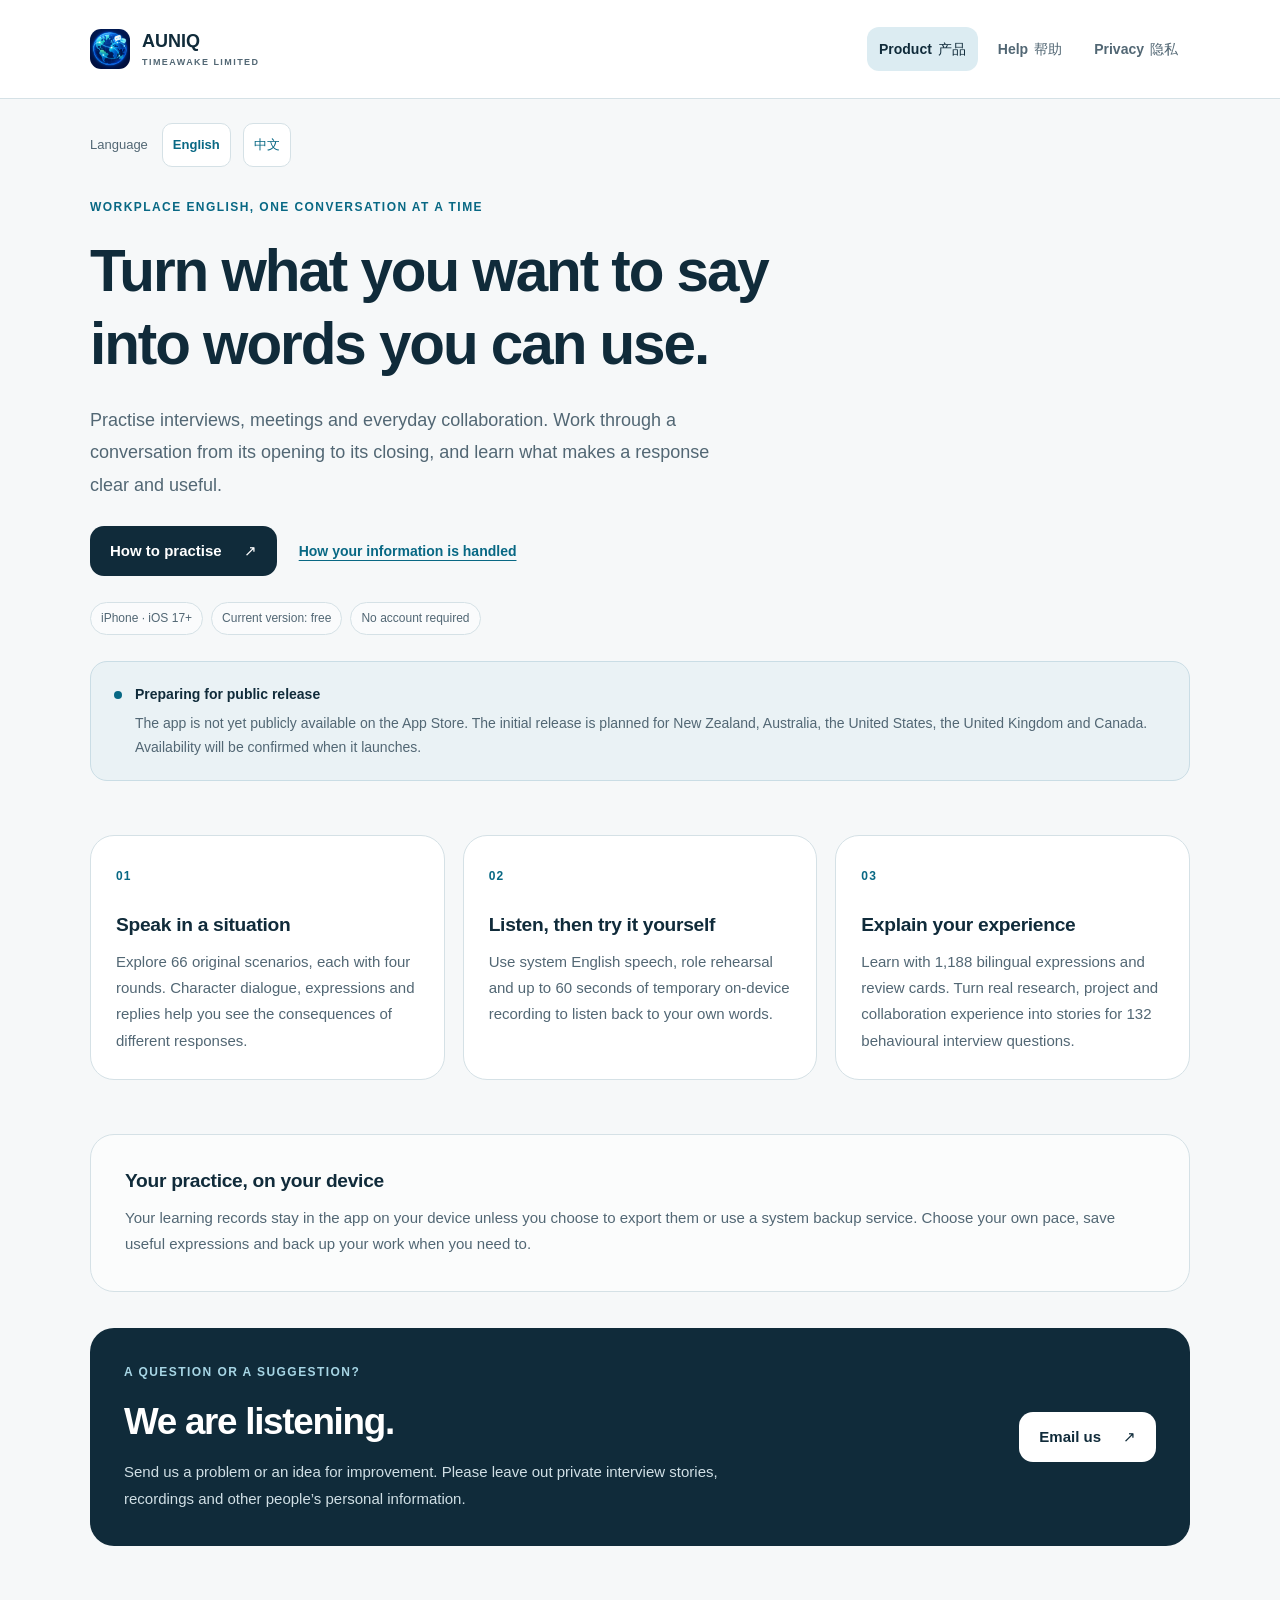
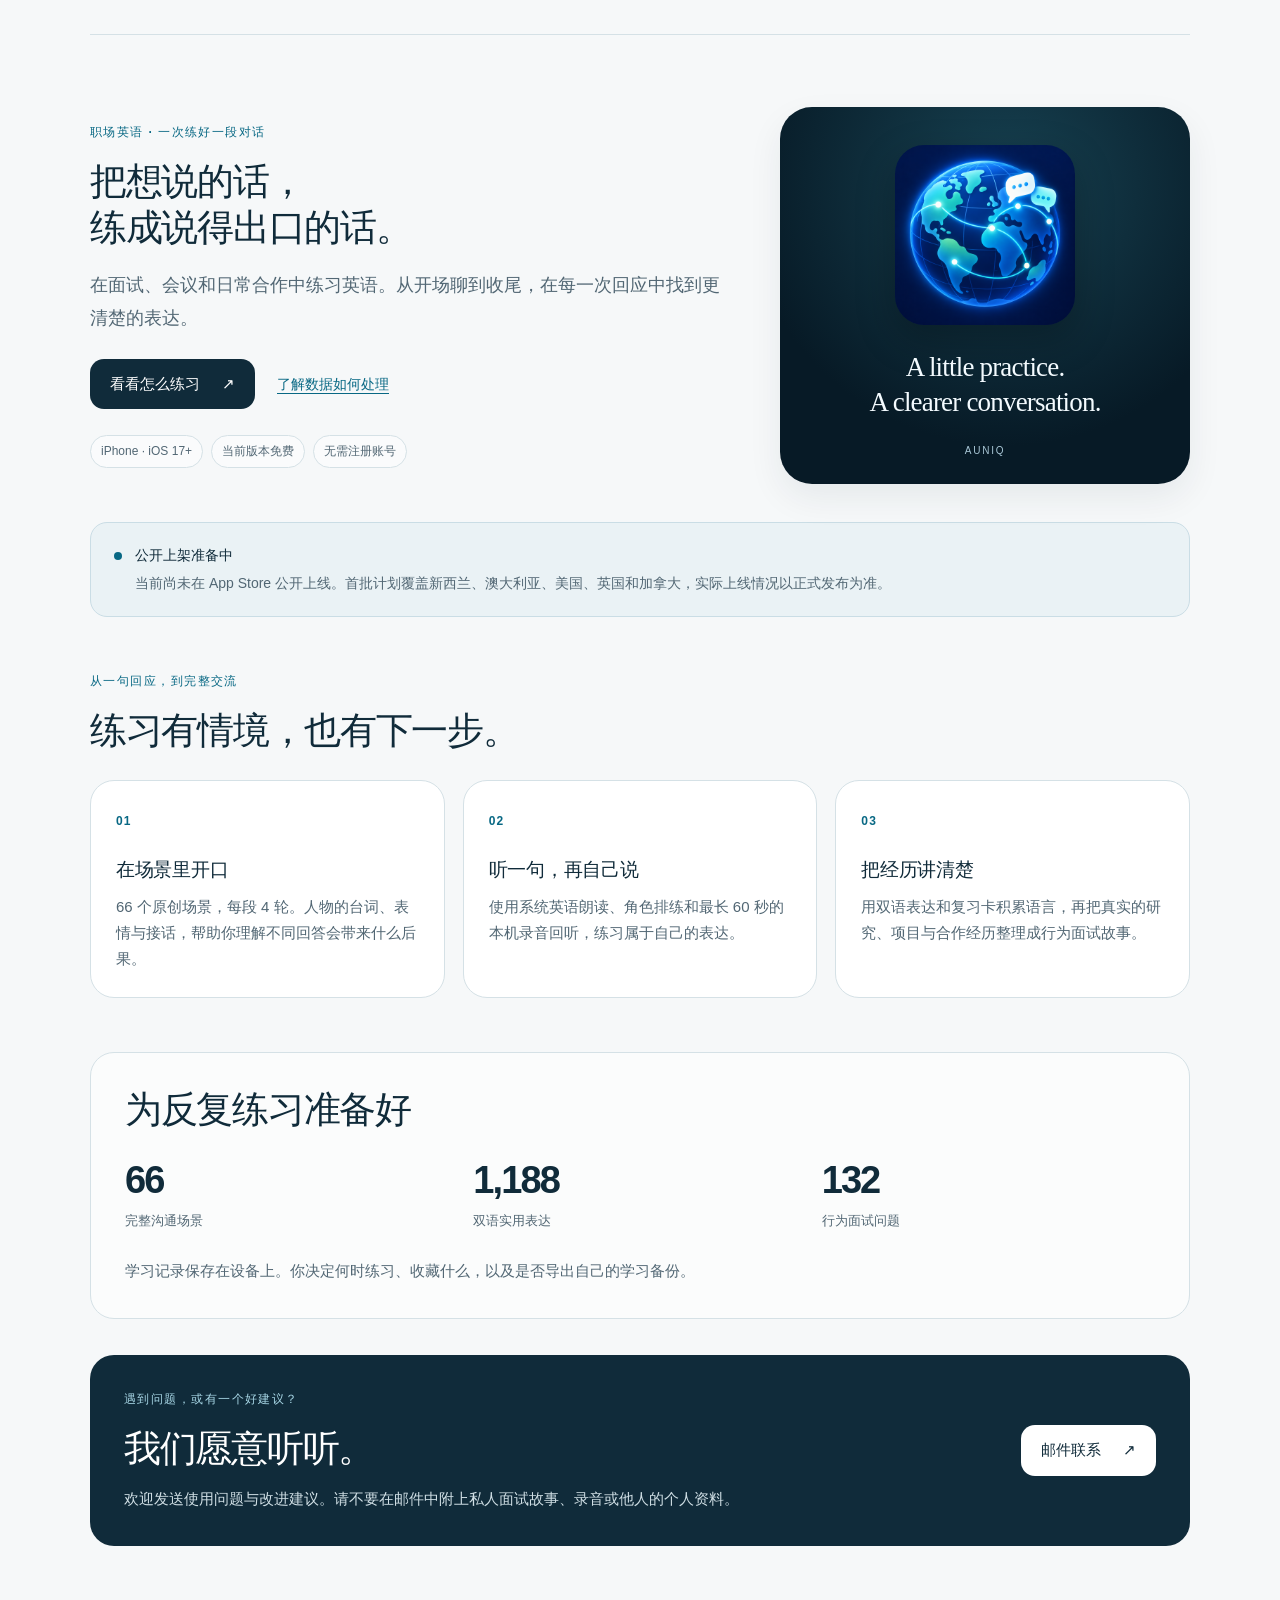
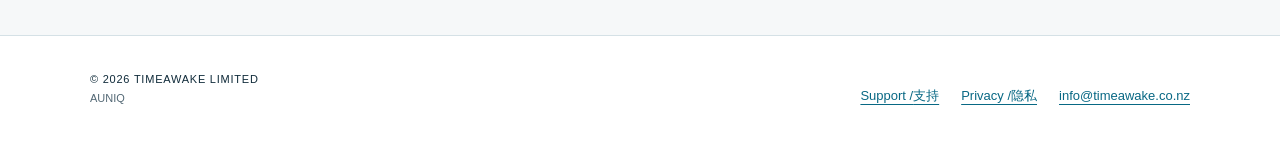
<file: index.html>
<!doctype html>
<html lang="en">
<head>
<meta charset="utf-8">
<meta name="viewport" content="width=device-width, initial-scale=1">
<meta name="description" content="Practise workplace English with AUNIQ for iPhone. Explore bilingual scenarios, speaking practice and release information.">
<meta name="theme-color" content="#0a2433">
<title>Workplace English Practice · AUNIQ</title>
<link rel="icon" type="image/png" href="favicon.png">
<link rel="stylesheet" href="assets/styles.css">
</head>
<body>
<a class="skip-link" href="#main">Skip to content</a>
<header class="site-header">
<div class="shell header-inner">
<a class="brand" href="index.html"><img src="assets/icon.png" width="40" height="40" alt=""><span>AUNIQ<small>TIMEAWAKE LIMITED</small></span></a>
<nav class="primary-nav" aria-label="Site navigation">
<a href="index.html" aria-current="page">Product <span lang="zh-Hans">产品</span></a>
<a href="support.html">Help <span lang="zh-Hans">帮助</span></a>
<a href="privacy.html">Privacy <span lang="zh-Hans">隐私</span></a>
</nav>
</div>
</header>
<main id="main" class="shell" tabindex="-1">
<nav class="language-nav" aria-label="Reading language"><span>Language</span><a href="#en" lang="en" hreflang="en">English</a><a href="#zh" lang="zh-Hans" hreflang="zh-Hans">中文</a></nav>

<section id="en" lang="en" class="language-section">
<div class="section-heading"><p class="eyebrow">WORKPLACE ENGLISH, ONE CONVERSATION AT A TIME</p><h1 class="display-heading">Turn what you want to say<br>into words you can use.</h1><p class="lead">Practise interviews, meetings and everyday collaboration. Work through a conversation from its opening to its closing, and learn what makes a response clear and useful.</p><div class="hero-actions"><a class="button" href="support.html#en">How to practise <span aria-hidden="true">↗</span></a><a class="text-link" href="privacy.html#en">How your information is handled</a></div><ul class="pills"><li>iPhone · iOS 17+</li><li>Current version: free</li><li>No account required</li></ul></div>
<div class="release-note"><span class="status-dot" aria-hidden="true"></span><div><strong>Preparing for public release</strong><p>The app is not yet publicly available on the App Store. The initial release is planned for New Zealand, Australia, the United States, the United Kingdom and Canada. Availability will be confirmed when it launches.</p></div></div>
<div class="feature-grid section-block">
<article class="feature-card"><span class="number">01</span><h3>Speak in a situation</h3><p>Explore 66 original scenarios, each with four rounds. Character dialogue, expressions and replies help you see the consequences of different responses.</p></article>
<article class="feature-card"><span class="number">02</span><h3>Listen, then try it yourself</h3><p>Use system English speech, role rehearsal and up to 60 seconds of temporary on-device recording to listen back to your own words.</p></article>
<article class="feature-card"><span class="number">03</span><h3>Explain your experience</h3><p>Learn with 1,188 bilingual expressions and review cards. Turn real research, project and collaboration experience into stories for 132 behavioural interview questions.</p></article>
</div>
<div class="quiet-panel"><h3>Your practice, on your device</h3><p>Your learning records stay in the app on your device unless you choose to export them or use a system backup service. Choose your own pace, save useful expressions and back up your work when you need to.</p></div>
<section class="contact-panel"><div><p class="eyebrow">A QUESTION OR A SUGGESTION?</p><h2>We are listening.</h2><p>Send us a problem or an idea for improvement. Please leave out private interview stories, recordings and other people’s personal information.</p></div><a class="button button-light" href="mailto:info@timeawake.co.nz?subject=Workplace%20Quest%20feedback">Email us <span aria-hidden="true">↗</span></a></section>
</section>

<section id="zh" lang="zh-Hans" class="language-section">
<div class="hero">
<div class="hero-copy"><p class="eyebrow">职场英语 · 一次练好一段对话</p><h2>把想说的话，<br>练成说得出口的话。</h2><p class="lead">在面试、会议和日常合作中练习英语。从开场聊到收尾，在每一次回应中找到更清楚的表达。</p><div class="hero-actions"><a class="button" href="support.html#zh">看看怎么练习 <span aria-hidden="true">↗</span></a><a class="text-link" href="privacy.html#zh">了解数据如何处理</a></div><ul class="pills"><li>iPhone · iOS 17+</li><li>当前版本免费</li><li>无需注册账号</li></ul></div>
<div class="hero-art"><img class="hero-icon" src="assets/icon.png" width="210" height="210" alt="AUNIQ 全球沟通图标"><p lang="en">A little practice.<br>A clearer conversation.</p><span class="art-label">AUNIQ</span></div>
</div>
<div class="release-note"><span class="status-dot" aria-hidden="true"></span><div><strong>公开上架准备中</strong><p>当前尚未在 App Store 公开上线。首批计划覆盖新西兰、澳大利亚、美国、英国和加拿大，实际上线情况以正式发布为准。</p></div></div>
<section class="section-block" aria-labelledby="features-zh"><div class="section-heading"><p class="eyebrow">从一句回应，到完整交流</p><h2 id="features-zh">练习有情境，也有下一步。</h2></div><div class="feature-grid">
<article class="feature-card"><span class="number">01</span><h3>在场景里开口</h3><p>66 个原创场景，每段 4 轮。人物的台词、表情与接话，帮助你理解不同回答会带来什么后果。</p></article>
<article class="feature-card"><span class="number">02</span><h3>听一句，再自己说</h3><p>使用系统英语朗读、角色排练和最长 60 秒的本机录音回听，练习属于自己的表达。</p></article>
<article class="feature-card"><span class="number">03</span><h3>把经历讲清楚</h3><p>用双语表达和复习卡积累语言，再把真实的研究、项目与合作经历整理成行为面试故事。</p></article>
</div></section>
<section class="quiet-panel" aria-labelledby="numbers-zh"><h2 id="numbers-zh">为反复练习准备好</h2><dl class="stats"><div><dt>66</dt><dd>完整沟通场景</dd></div><div><dt>1,188</dt><dd>双语实用表达</dd></div><div><dt>132</dt><dd>行为面试问题</dd></div></dl><p>学习记录保存在设备上。你决定何时练习、收藏什么，以及是否导出自己的学习备份。</p></section>
<section class="contact-panel"><div><p class="eyebrow">遇到问题，或有一个好建议？</p><h2>我们愿意听听。</h2><p>欢迎发送使用问题与改进建议。请不要在邮件中附上私人面试故事、录音或他人的个人资料。</p></div><a class="button button-light" href="mailto:info@timeawake.co.nz?subject=Workplace%20Quest%20feedback">邮件联系 <span aria-hidden="true">↗</span></a></section>
</section>
</main>
<footer class="site-footer"><div class="shell footer-inner"><p>© 2026 TIMEAWAKE LIMITED<br><span>AUNIQ</span></p><nav aria-label="Footer links"><a href="support.html">Support / <span lang="zh-Hans">支持</span></a><a href="privacy.html">Privacy / <span lang="zh-Hans">隐私</span></a><a href="mailto:info@timeawake.co.nz">info@timeawake.co.nz</a></nav></div></footer>
</body>
</html>
</file>
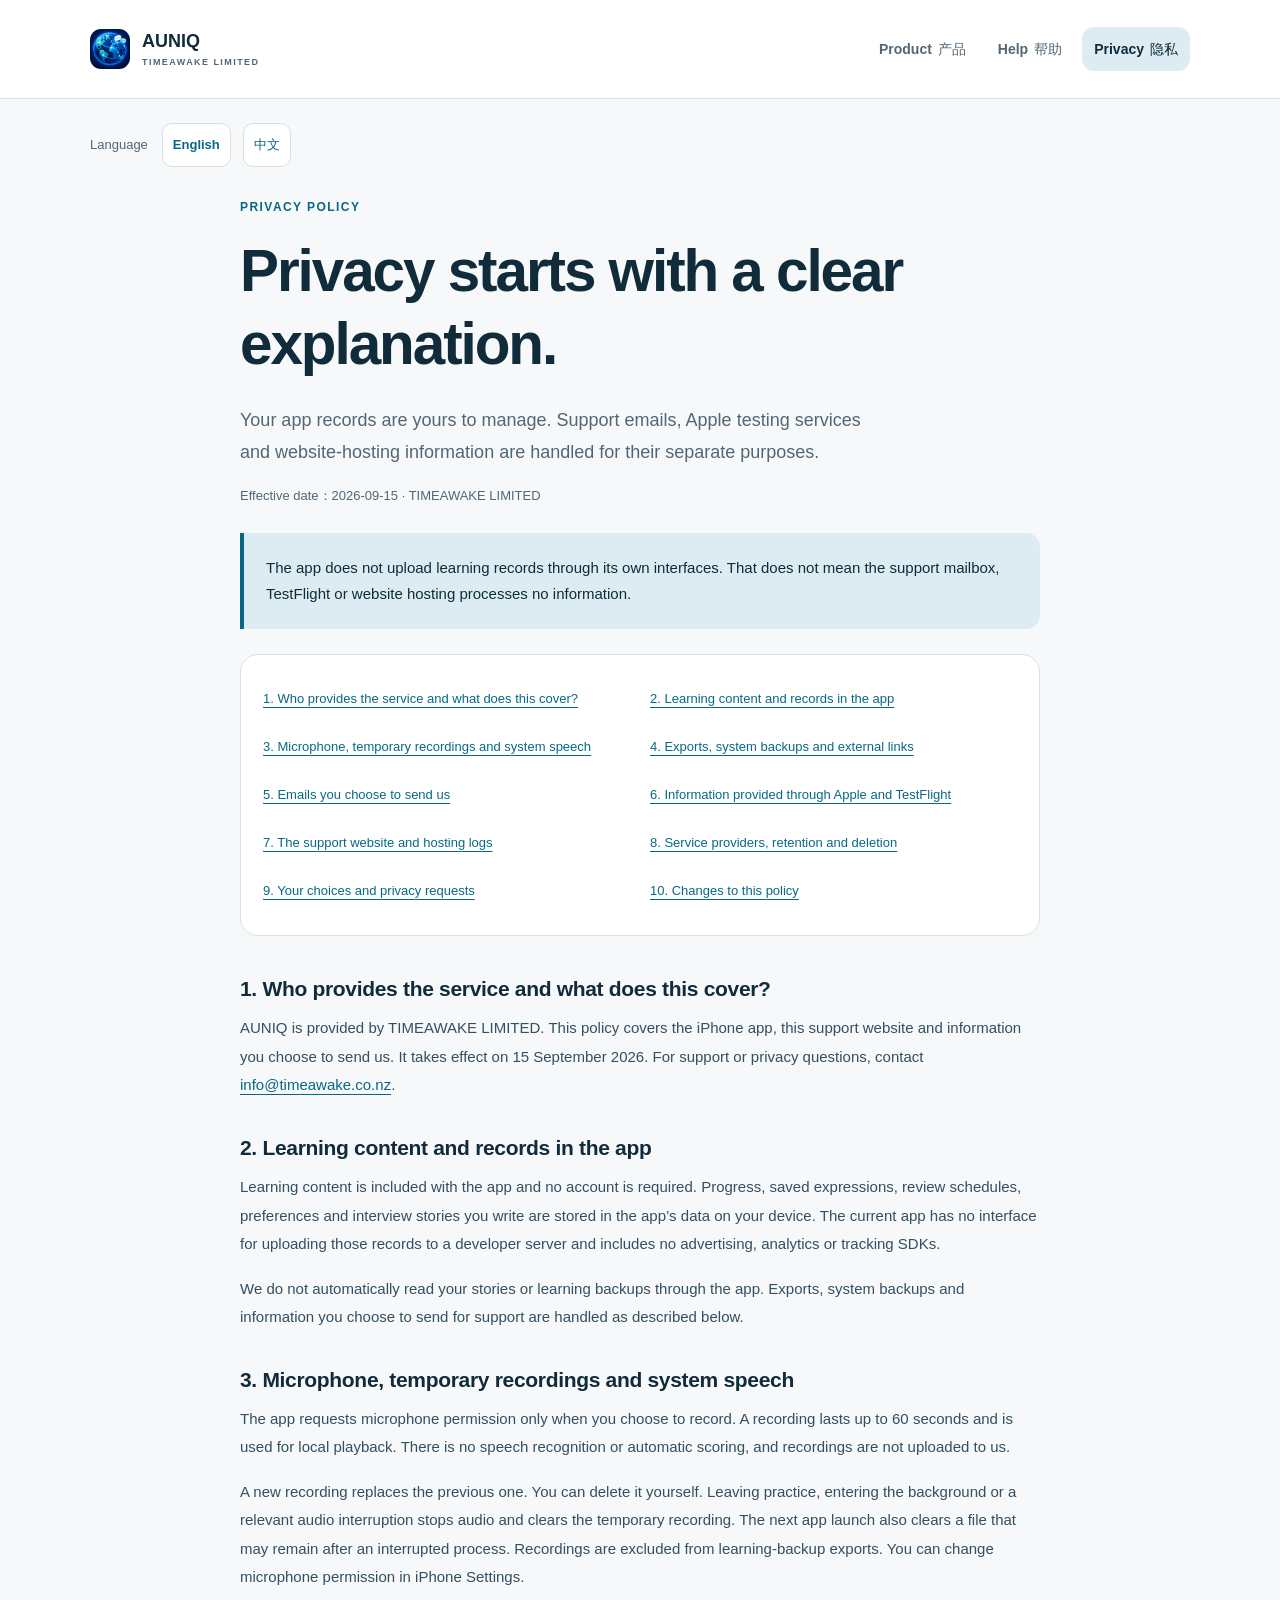
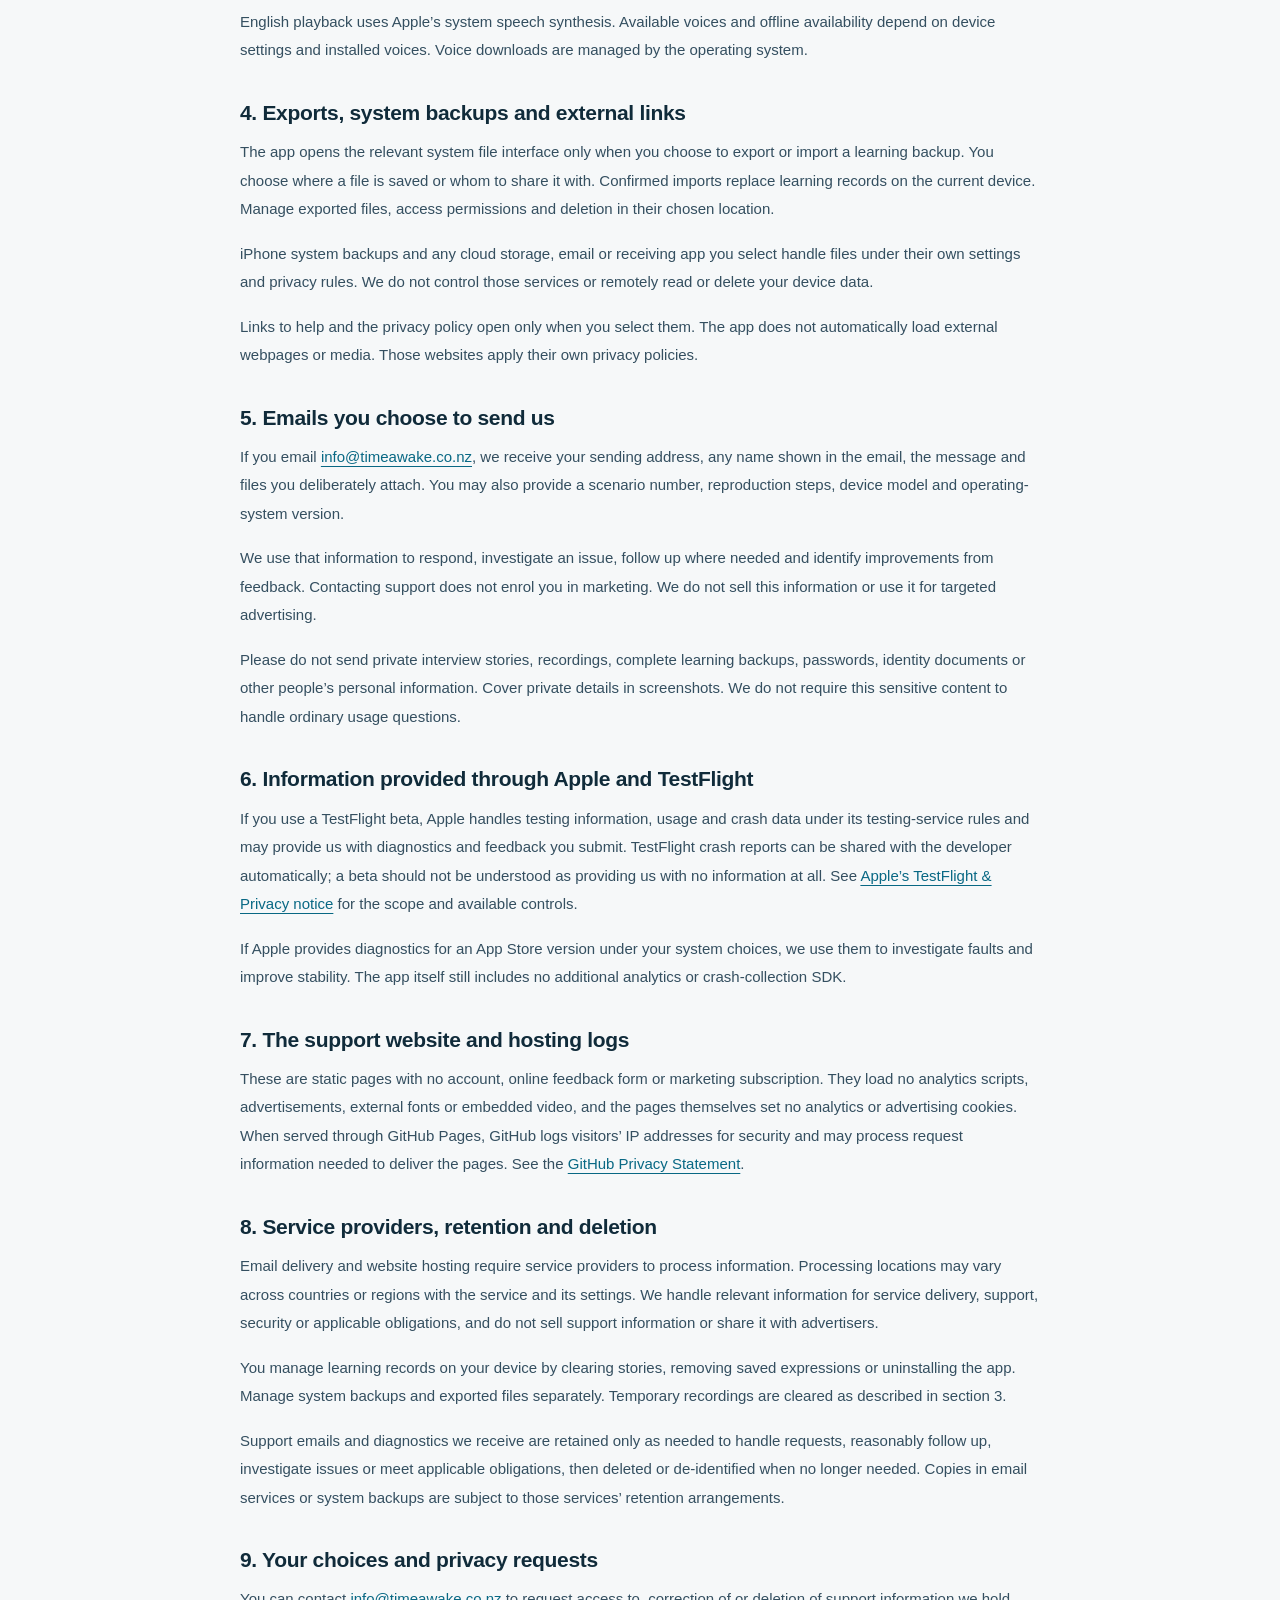
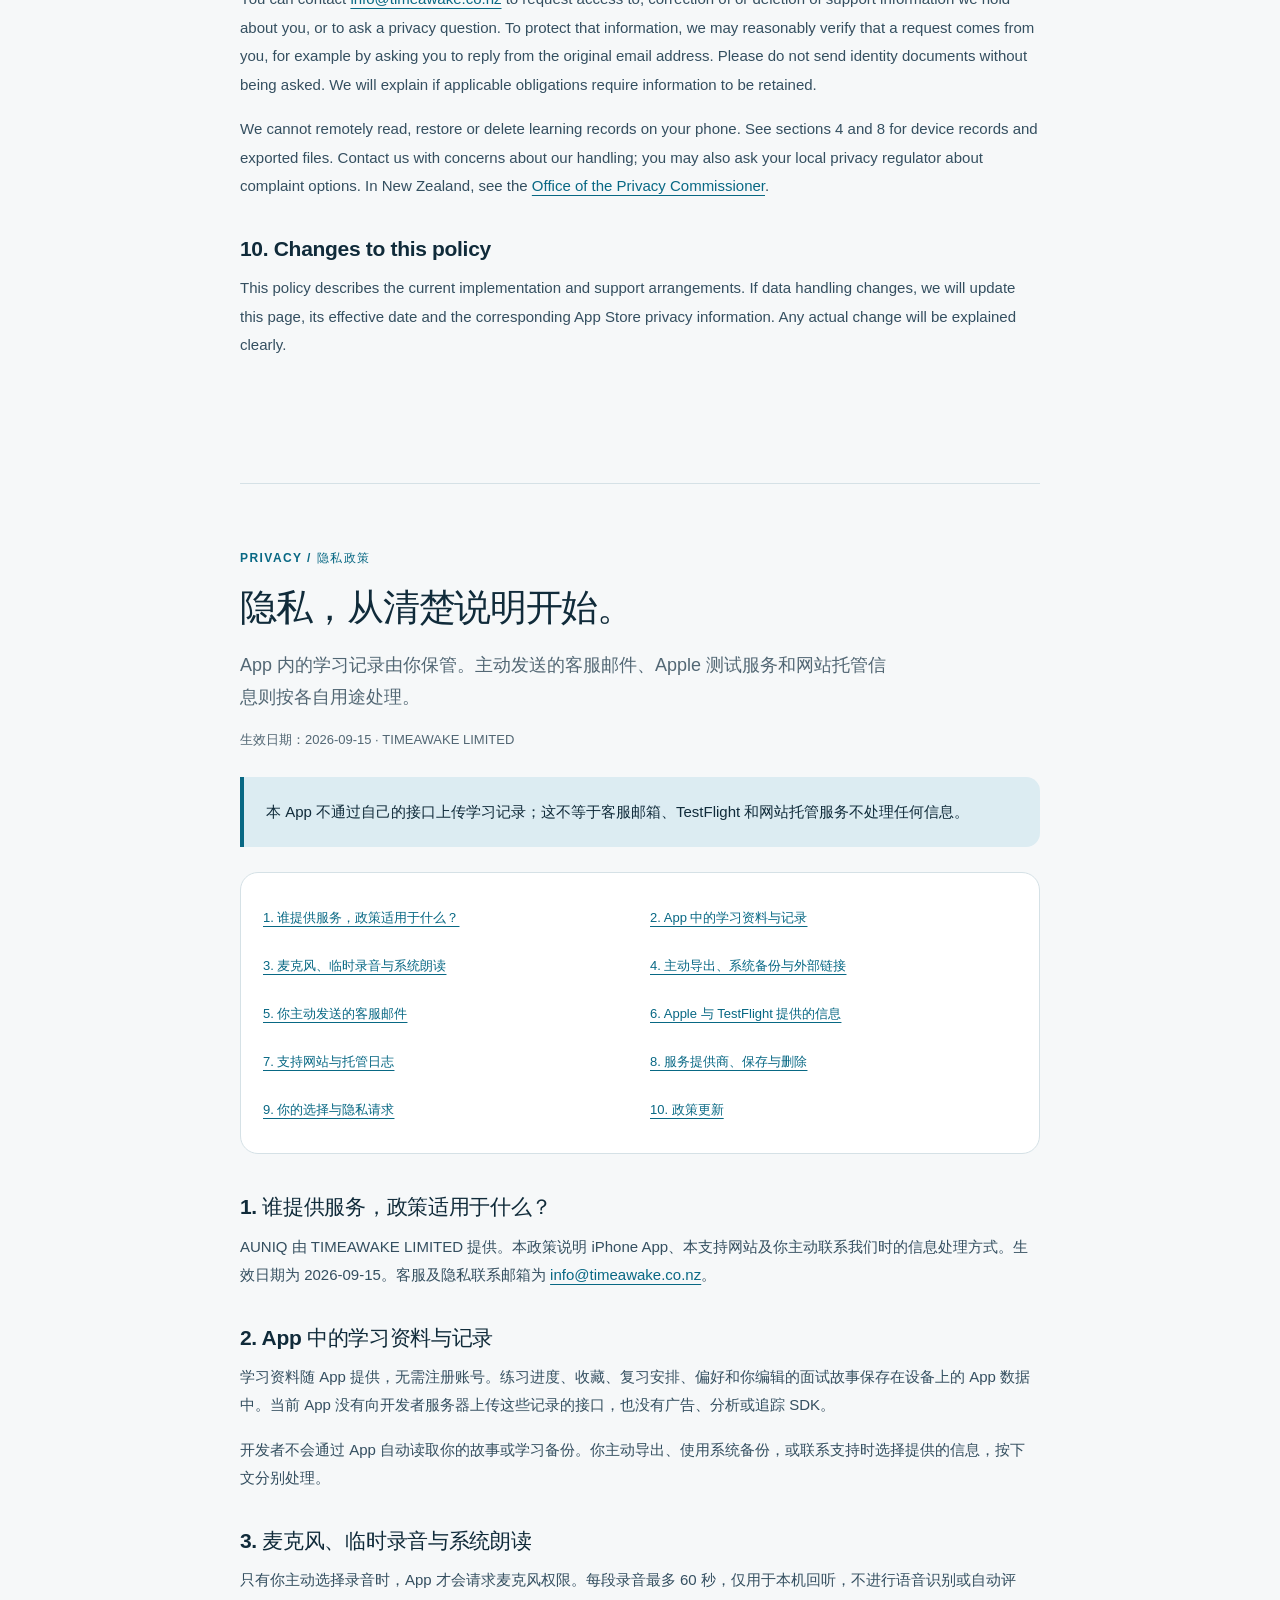
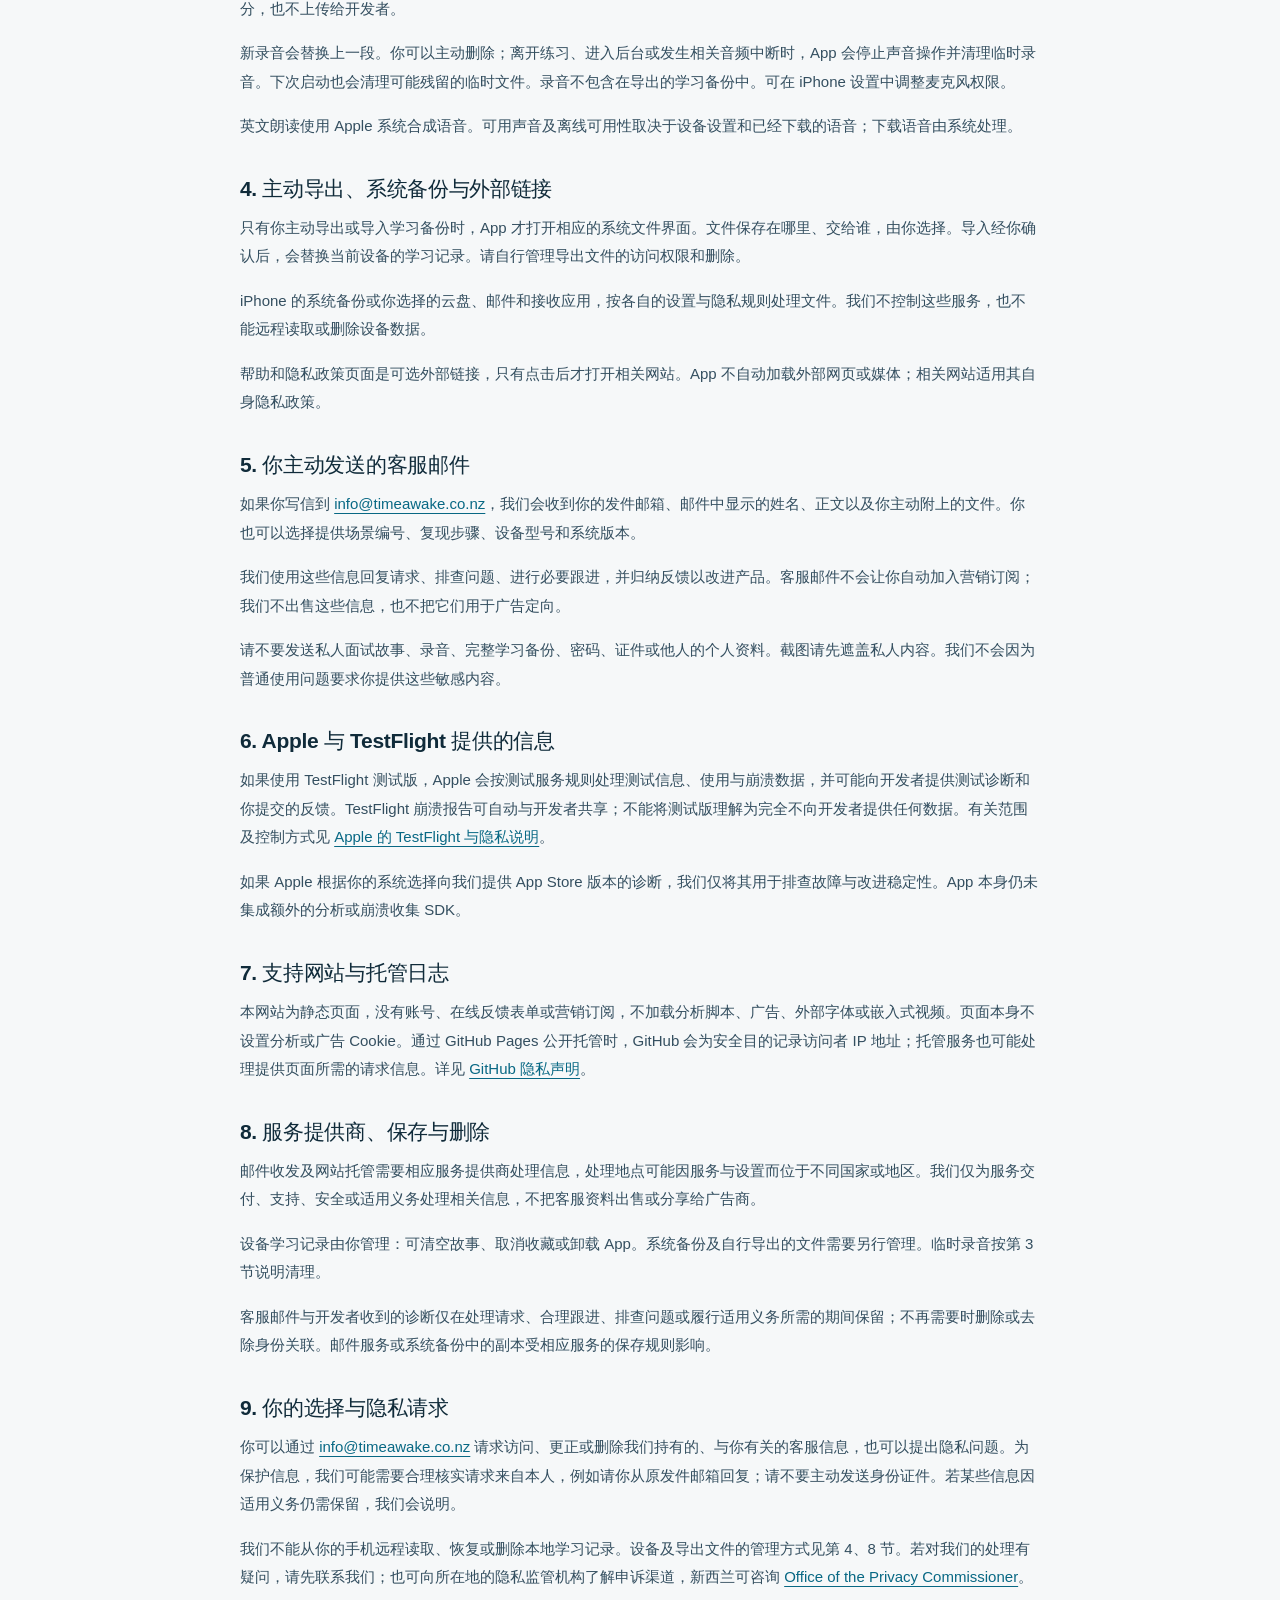
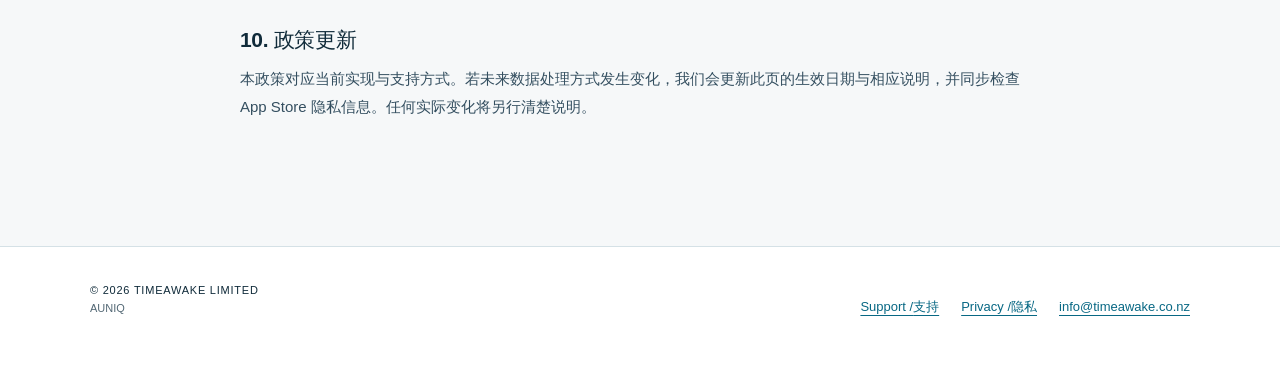
<file: privacy.html>
<!doctype html>
<html lang="en">
<head>
<meta charset="utf-8">
<meta name="viewport" content="width=device-width, initial-scale=1">
<meta name="description" content="Read how the AUNIQ iPhone app and its support website handle learning records, temporary recordings and support enquiries.">
<meta name="theme-color" content="#0a2433">
<title>Privacy policy · AUNIQ</title>
<link rel="icon" type="image/png" href="favicon.png">
<link rel="stylesheet" href="assets/styles.css">
</head>
<body>
<a class="skip-link" href="#main">Skip to content</a>
<header class="site-header">
<div class="shell header-inner">
<a class="brand" href="index.html"><img src="assets/icon.png" width="40" height="40" alt=""><span>AUNIQ<small>TIMEAWAKE LIMITED</small></span></a>
<nav class="primary-nav" aria-label="Site navigation">
<a href="index.html">Product <span lang="zh-Hans">产品</span></a>
<a href="support.html">Help <span lang="zh-Hans">帮助</span></a>
<a href="privacy.html" aria-current="page">Privacy <span lang="zh-Hans">隐私</span></a>
</nav>
</div>
</header>
<main id="main" class="shell" tabindex="-1">
<nav class="language-nav" aria-label="Reading language"><span>Language</span><a href="#en" lang="en" hreflang="en">English</a><a href="#zh" lang="zh-Hans" hreflang="zh-Hans">中文</a></nav>

<section id="en" lang="en" class="language-section narrow-section"><p class="eyebrow">PRIVACY POLICY</p><h1 class="display-heading">Privacy starts with a clear explanation.</h1><p class="lead">Your app records are yours to manage. Support emails, Apple testing services and website-hosting information are handled for their separate purposes.</p><p class="small-print">Effective date：<time datetime="2026-09-15">2026-09-15</time> · TIMEAWAKE LIMITED</p><div class="policy-summary">The app does not upload learning records through its own interfaces. That does not mean the support mailbox, TestFlight or website hosting processes no information.</div><nav class="policy-toc" aria-label="Privacy policy contents"><a href="#en-policy-1">1. Who provides the service and what does this cover?</a><a href="#en-policy-2">2. Learning content and records in the app</a><a href="#en-policy-3">3. Microphone, temporary recordings and system speech</a><a href="#en-policy-4">4. Exports, system backups and external links</a><a href="#en-policy-5">5. Emails you choose to send us</a><a href="#en-policy-6">6. Information provided through Apple and TestFlight</a><a href="#en-policy-7">7. The support website and hosting logs</a><a href="#en-policy-8">8. Service providers, retention and deletion</a><a href="#en-policy-9">9. Your choices and privacy requests</a><a href="#en-policy-10">10. Changes to this policy</a></nav><section id="en-policy-1" class="policy-section"><h3>1. Who provides the service and what does this cover?</h3><p>AUNIQ is provided by TIMEAWAKE LIMITED. This policy covers the iPhone app, this support website and information you choose to send us. It takes effect on 15 September 2026. For support or privacy questions, contact <a href="mailto:info@timeawake.co.nz">info@timeawake.co.nz</a>.</p></section>
<section id="en-policy-2" class="policy-section"><h3>2. Learning content and records in the app</h3><p>Learning content is included with the app and no account is required. Progress, saved expressions, review schedules, preferences and interview stories you write are stored in the app’s data on your device. The current app has no interface for uploading those records to a developer server and includes no advertising, analytics or tracking SDKs.</p><p>We do not automatically read your stories or learning backups through the app. Exports, system backups and information you choose to send for support are handled as described below.</p></section>
<section id="en-policy-3" class="policy-section"><h3>3. Microphone, temporary recordings and system speech</h3><p>The app requests microphone permission only when you choose to record. A recording lasts up to 60 seconds and is used for local playback. There is no speech recognition or automatic scoring, and recordings are not uploaded to us.</p><p>A new recording replaces the previous one. You can delete it yourself. Leaving practice, entering the background or a relevant audio interruption stops audio and clears the temporary recording. The next app launch also clears a file that may remain after an interrupted process. Recordings are excluded from learning-backup exports. You can change microphone permission in iPhone Settings.</p><p>English playback uses Apple’s system speech synthesis. Available voices and offline availability depend on device settings and installed voices. Voice downloads are managed by the operating system.</p></section>
<section id="en-policy-4" class="policy-section"><h3>4. Exports, system backups and external links</h3><p>The app opens the relevant system file interface only when you choose to export or import a learning backup. You choose where a file is saved or whom to share it with. Confirmed imports replace learning records on the current device. Manage exported files, access permissions and deletion in their chosen location.</p><p>iPhone system backups and any cloud storage, email or receiving app you select handle files under their own settings and privacy rules. We do not control those services or remotely read or delete your device data.</p><p>Links to help and the privacy policy open only when you select them. The app does not automatically load external webpages or media. Those websites apply their own privacy policies.</p></section>
<section id="en-policy-5" class="policy-section"><h3>5. Emails you choose to send us</h3><p>If you email <a href="mailto:info@timeawake.co.nz">info@timeawake.co.nz</a>, we receive your sending address, any name shown in the email, the message and files you deliberately attach. You may also provide a scenario number, reproduction steps, device model and operating-system version.</p><p>We use that information to respond, investigate an issue, follow up where needed and identify improvements from feedback. Contacting support does not enrol you in marketing. We do not sell this information or use it for targeted advertising.</p><p>Please do not send private interview stories, recordings, complete learning backups, passwords, identity documents or other people’s personal information. Cover private details in screenshots. We do not require this sensitive content to handle ordinary usage questions.</p></section>
<section id="en-policy-6" class="policy-section"><h3>6. Information provided through Apple and TestFlight</h3><p>If you use a TestFlight beta, Apple handles testing information, usage and crash data under its testing-service rules and may provide us with diagnostics and feedback you submit. TestFlight crash reports can be shared with the developer automatically; a beta should not be understood as providing us with no information at all. See <a href="https://www.apple.com/legal/privacy/data/en/test-flight/">Apple’s TestFlight &amp; Privacy notice</a> for the scope and available controls.</p><p>If Apple provides diagnostics for an App Store version under your system choices, we use them to investigate faults and improve stability. The app itself still includes no additional analytics or crash-collection SDK.</p></section>
<section id="en-policy-7" class="policy-section"><h3>7. The support website and hosting logs</h3><p>These are static pages with no account, online feedback form or marketing subscription. They load no analytics scripts, advertisements, external fonts or embedded video, and the pages themselves set no analytics or advertising cookies. When served through GitHub Pages, GitHub logs visitors’ IP addresses for security and may process request information needed to deliver the pages. See the <a href="https://docs.github.com/en/site-policy/privacy-policies/github-general-privacy-statement">GitHub Privacy Statement</a>.</p></section>
<section id="en-policy-8" class="policy-section"><h3>8. Service providers, retention and deletion</h3><p>Email delivery and website hosting require service providers to process information. Processing locations may vary across countries or regions with the service and its settings. We handle relevant information for service delivery, support, security or applicable obligations, and do not sell support information or share it with advertisers.</p><p>You manage learning records on your device by clearing stories, removing saved expressions or uninstalling the app. Manage system backups and exported files separately. Temporary recordings are cleared as described in section 3.</p><p>Support emails and diagnostics we receive are retained only as needed to handle requests, reasonably follow up, investigate issues or meet applicable obligations, then deleted or de-identified when no longer needed. Copies in email services or system backups are subject to those services’ retention arrangements.</p></section>
<section id="en-policy-9" class="policy-section"><h3>9. Your choices and privacy requests</h3><p>You can contact <a href="mailto:info@timeawake.co.nz">info@timeawake.co.nz</a> to request access to, correction of or deletion of support information we hold about you, or to ask a privacy question. To protect that information, we may reasonably verify that a request comes from you, for example by asking you to reply from the original email address. Please do not send identity documents without being asked. We will explain if applicable obligations require information to be retained.</p><p>We cannot remotely read, restore or delete learning records on your phone. See sections 4 and 8 for device records and exported files. Contact us with concerns about our handling; you may also ask your local privacy regulator about complaint options. In New Zealand, see the <a href="https://www.privacy.org.nz/">Office of the Privacy Commissioner</a>.</p></section>
<section id="en-policy-10" class="policy-section"><h3>10. Changes to this policy</h3><p>This policy describes the current implementation and support arrangements. If data handling changes, we will update this page, its effective date and the corresponding App Store privacy information. Any actual change will be explained clearly.</p></section></section>

<section id="zh" lang="zh-Hans" class="language-section narrow-section"><p class="eyebrow">PRIVACY / 隐私政策</p><h2>隐私，从清楚说明开始。</h2><p class="lead">App 内的学习记录由你保管。主动发送的客服邮件、Apple 测试服务和网站托管信息则按各自用途处理。</p><p class="small-print">生效日期：<time datetime="2026-09-15">2026-09-15</time> · TIMEAWAKE LIMITED</p><div class="policy-summary">本 App 不通过自己的接口上传学习记录；这不等于客服邮箱、TestFlight 和网站托管服务不处理任何信息。</div><nav class="policy-toc" aria-label="隐私政策目录"><a href="#zh-policy-1">1. 谁提供服务，政策适用于什么？</a><a href="#zh-policy-2">2. App 中的学习资料与记录</a><a href="#zh-policy-3">3. 麦克风、临时录音与系统朗读</a><a href="#zh-policy-4">4. 主动导出、系统备份与外部链接</a><a href="#zh-policy-5">5. 你主动发送的客服邮件</a><a href="#zh-policy-6">6. Apple 与 TestFlight 提供的信息</a><a href="#zh-policy-7">7. 支持网站与托管日志</a><a href="#zh-policy-8">8. 服务提供商、保存与删除</a><a href="#zh-policy-9">9. 你的选择与隐私请求</a><a href="#zh-policy-10">10. 政策更新</a></nav><section id="zh-policy-1" class="policy-section"><h3>1. 谁提供服务，政策适用于什么？</h3><p>AUNIQ 由 TIMEAWAKE LIMITED 提供。本政策说明 iPhone App、本支持网站及你主动联系我们时的信息处理方式。生效日期为 2026-09-15。客服及隐私联系邮箱为 <a href="mailto:info@timeawake.co.nz">info@timeawake.co.nz</a>。</p></section>
<section id="zh-policy-2" class="policy-section"><h3>2. App 中的学习资料与记录</h3><p>学习资料随 App 提供，无需注册账号。练习进度、收藏、复习安排、偏好和你编辑的面试故事保存在设备上的 App 数据中。当前 App 没有向开发者服务器上传这些记录的接口，也没有广告、分析或追踪 SDK。</p><p>开发者不会通过 App 自动读取你的故事或学习备份。你主动导出、使用系统备份，或联系支持时选择提供的信息，按下文分别处理。</p></section>
<section id="zh-policy-3" class="policy-section"><h3>3. 麦克风、临时录音与系统朗读</h3><p>只有你主动选择录音时，App 才会请求麦克风权限。每段录音最多 60 秒，仅用于本机回听，不进行语音识别或自动评分，也不上传给开发者。</p><p>新录音会替换上一段。你可以主动删除；离开练习、进入后台或发生相关音频中断时，App 会停止声音操作并清理临时录音。下次启动也会清理可能残留的临时文件。录音不包含在导出的学习备份中。可在 iPhone 设置中调整麦克风权限。</p><p>英文朗读使用 Apple 系统合成语音。可用声音及离线可用性取决于设备设置和已经下载的语音；下载语音由系统处理。</p></section>
<section id="zh-policy-4" class="policy-section"><h3>4. 主动导出、系统备份与外部链接</h3><p>只有你主动导出或导入学习备份时，App 才打开相应的系统文件界面。文件保存在哪里、交给谁，由你选择。导入经你确认后，会替换当前设备的学习记录。请自行管理导出文件的访问权限和删除。</p><p>iPhone 的系统备份或你选择的云盘、邮件和接收应用，按各自的设置与隐私规则处理文件。我们不控制这些服务，也不能远程读取或删除设备数据。</p><p>帮助和隐私政策页面是可选外部链接，只有点击后才打开相关网站。App 不自动加载外部网页或媒体；相关网站适用其自身隐私政策。</p></section>
<section id="zh-policy-5" class="policy-section"><h3>5. 你主动发送的客服邮件</h3><p>如果你写信到 <a href="mailto:info@timeawake.co.nz">info@timeawake.co.nz</a>，我们会收到你的发件邮箱、邮件中显示的姓名、正文以及你主动附上的文件。你也可以选择提供场景编号、复现步骤、设备型号和系统版本。</p><p>我们使用这些信息回复请求、排查问题、进行必要跟进，并归纳反馈以改进产品。客服邮件不会让你自动加入营销订阅；我们不出售这些信息，也不把它们用于广告定向。</p><p>请不要发送私人面试故事、录音、完整学习备份、密码、证件或他人的个人资料。截图请先遮盖私人内容。我们不会因为普通使用问题要求你提供这些敏感内容。</p></section>
<section id="zh-policy-6" class="policy-section"><h3>6. Apple 与 TestFlight 提供的信息</h3><p>如果使用 TestFlight 测试版，Apple 会按测试服务规则处理测试信息、使用与崩溃数据，并可能向开发者提供测试诊断和你提交的反馈。TestFlight 崩溃报告可自动与开发者共享；不能将测试版理解为完全不向开发者提供任何数据。有关范围及控制方式见 <a href="https://www.apple.com/legal/privacy/data/en/test-flight/">Apple 的 TestFlight 与隐私说明</a>。</p><p>如果 Apple 根据你的系统选择向我们提供 App Store 版本的诊断，我们仅将其用于排查故障与改进稳定性。App 本身仍未集成额外的分析或崩溃收集 SDK。</p></section>
<section id="zh-policy-7" class="policy-section"><h3>7. 支持网站与托管日志</h3><p>本网站为静态页面，没有账号、在线反馈表单或营销订阅，不加载分析脚本、广告、外部字体或嵌入式视频。页面本身不设置分析或广告 Cookie。通过 GitHub Pages 公开托管时，GitHub 会为安全目的记录访问者 IP 地址；托管服务也可能处理提供页面所需的请求信息。详见 <a href="https://docs.github.com/en/site-policy/privacy-policies/github-general-privacy-statement">GitHub 隐私声明</a>。</p></section>
<section id="zh-policy-8" class="policy-section"><h3>8. 服务提供商、保存与删除</h3><p>邮件收发及网站托管需要相应服务提供商处理信息，处理地点可能因服务与设置而位于不同国家或地区。我们仅为服务交付、支持、安全或适用义务处理相关信息，不把客服资料出售或分享给广告商。</p><p>设备学习记录由你管理：可清空故事、取消收藏或卸载 App。系统备份及自行导出的文件需要另行管理。临时录音按第 3 节说明清理。</p><p>客服邮件与开发者收到的诊断仅在处理请求、合理跟进、排查问题或履行适用义务所需的期间保留；不再需要时删除或去除身份关联。邮件服务或系统备份中的副本受相应服务的保存规则影响。</p></section>
<section id="zh-policy-9" class="policy-section"><h3>9. 你的选择与隐私请求</h3><p>你可以通过 <a href="mailto:info@timeawake.co.nz">info@timeawake.co.nz</a> 请求访问、更正或删除我们持有的、与你有关的客服信息，也可以提出隐私问题。为保护信息，我们可能需要合理核实请求来自本人，例如请你从原发件邮箱回复；请不要主动发送身份证件。若某些信息因适用义务仍需保留，我们会说明。</p><p>我们不能从你的手机远程读取、恢复或删除本地学习记录。设备及导出文件的管理方式见第 4、8 节。若对我们的处理有疑问，请先联系我们；也可向所在地的隐私监管机构了解申诉渠道，新西兰可咨询 <a href="https://www.privacy.org.nz/">Office of the Privacy Commissioner</a>。</p></section>
<section id="zh-policy-10" class="policy-section"><h3>10. 政策更新</h3><p>本政策对应当前实现与支持方式。若未来数据处理方式发生变化，我们会更新此页的生效日期与相应说明，并同步检查 App Store 隐私信息。任何实际变化将另行清楚说明。</p></section></section>
</main>
<footer class="site-footer"><div class="shell footer-inner"><p>© 2026 TIMEAWAKE LIMITED<br><span>AUNIQ</span></p><nav aria-label="Footer links"><a href="support.html">Support / <span lang="zh-Hans">支持</span></a><a href="privacy.html">Privacy / <span lang="zh-Hans">隐私</span></a><a href="mailto:info@timeawake.co.nz">info@timeawake.co.nz</a></nav></div></footer>
</body>
</html>
</file>
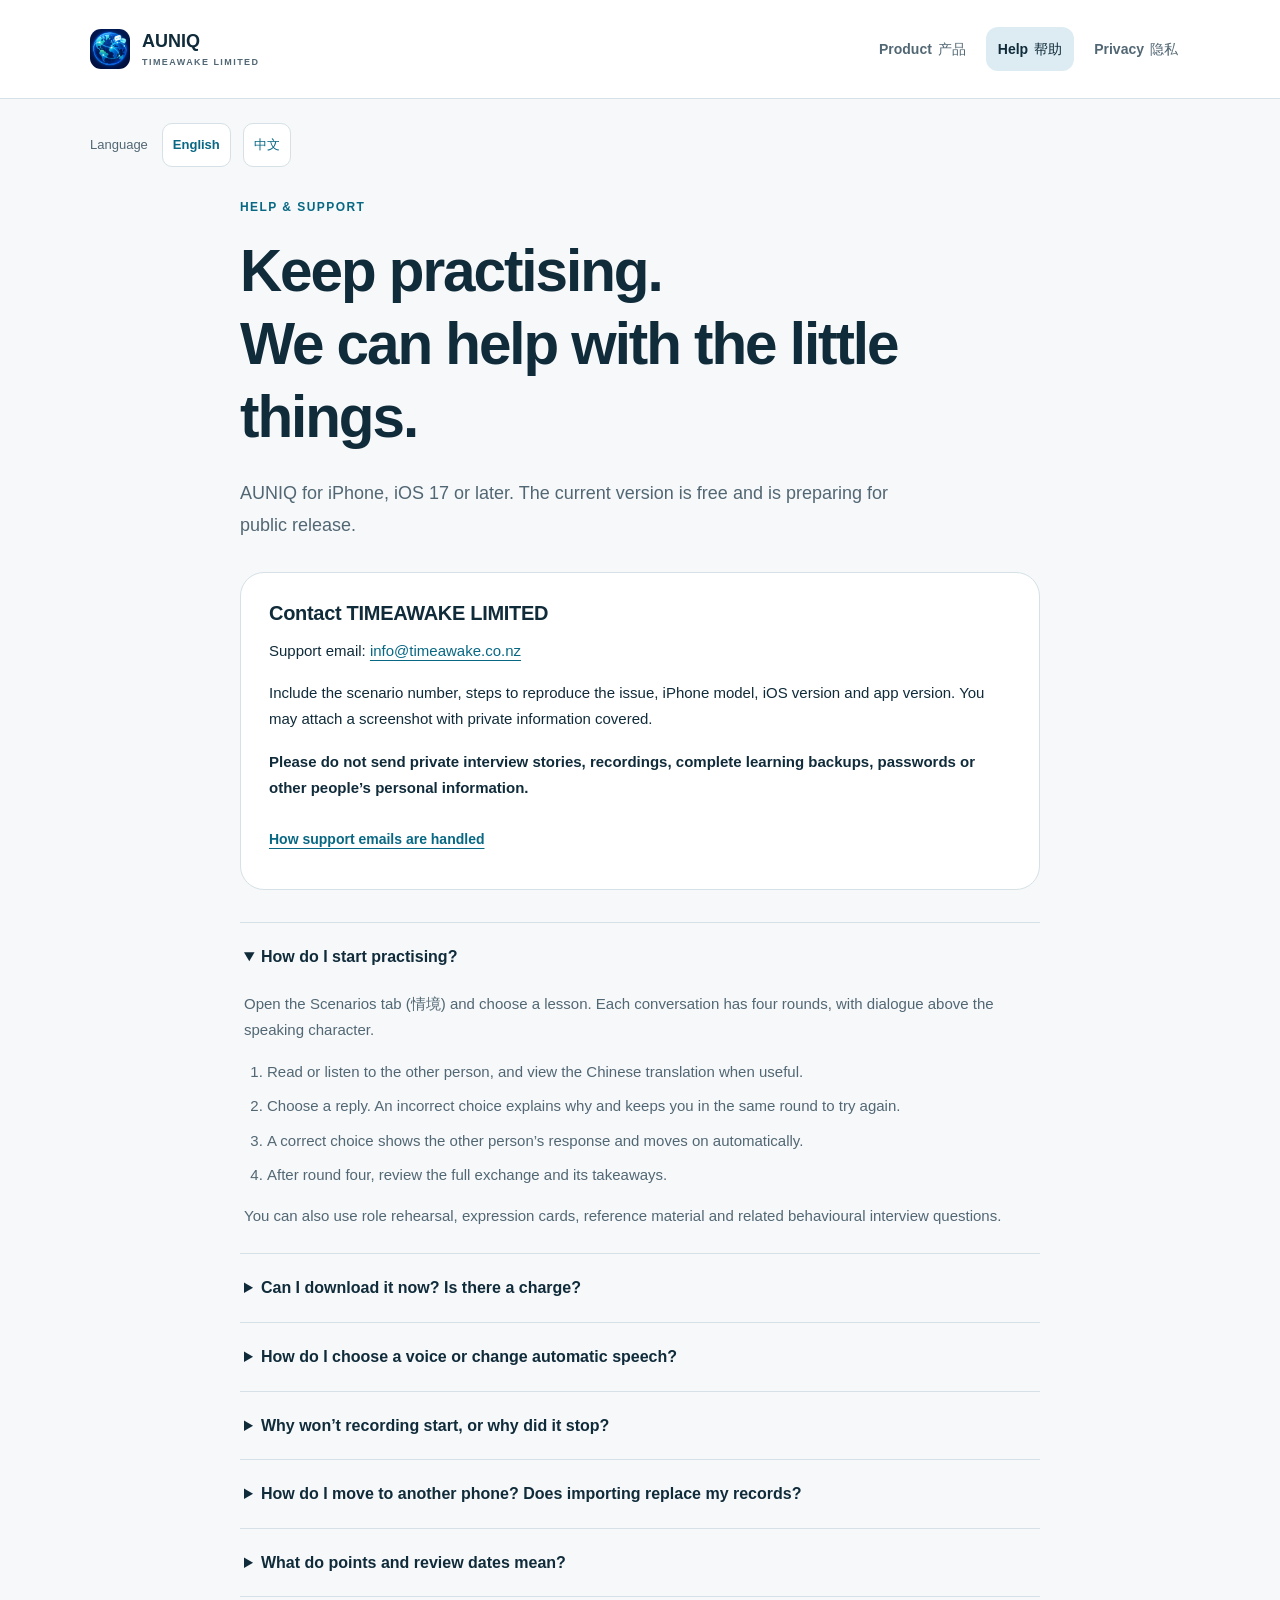
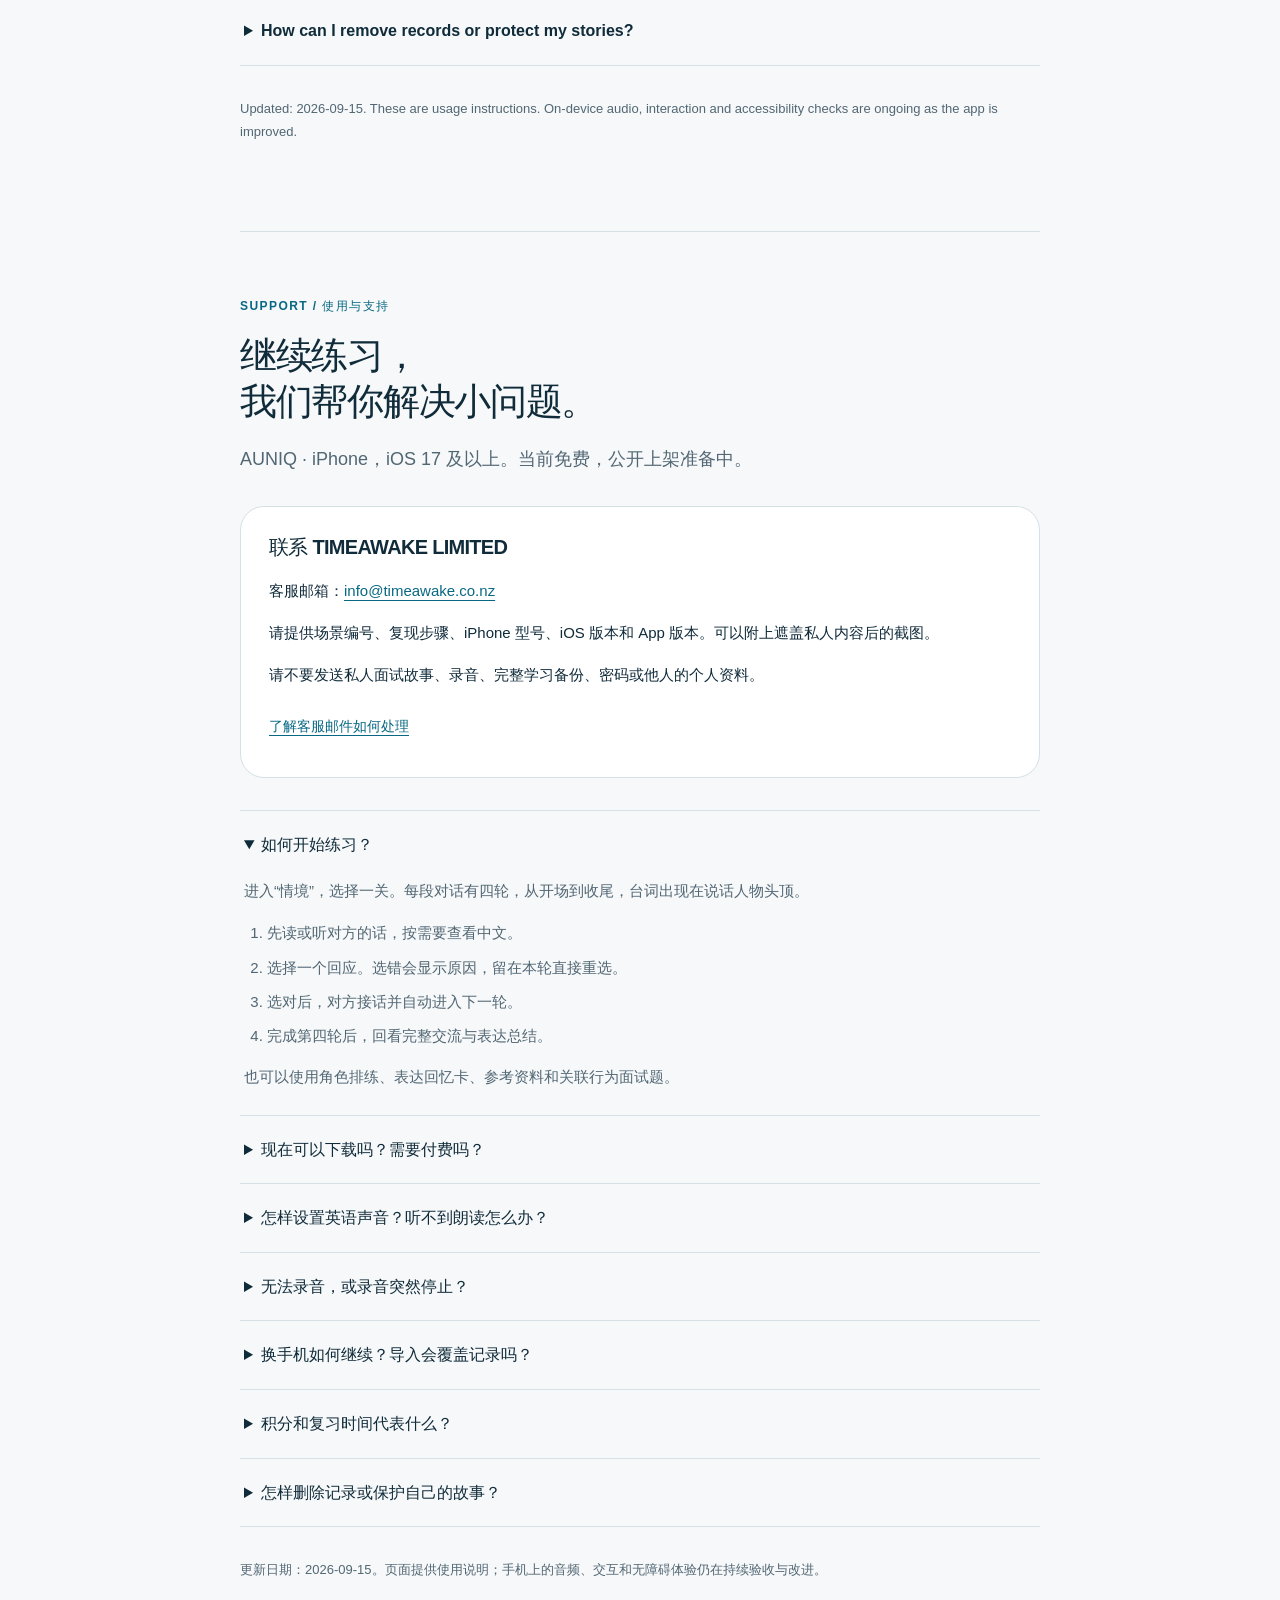
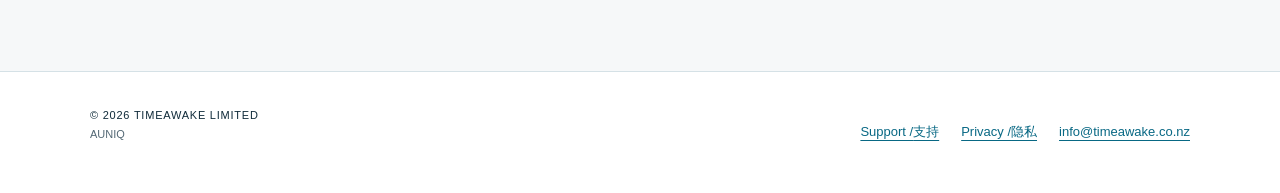
<file: support.html>
<!doctype html>
<html lang="en">
<head>
<meta charset="utf-8">
<meta name="viewport" content="width=device-width, initial-scale=1">
<meta name="description" content="Get help with AUNIQ practice, speech playback, temporary recordings and learning backups.">
<meta name="theme-color" content="#0a2433">
<title>Help and support · AUNIQ</title>
<link rel="icon" type="image/png" href="favicon.png">
<link rel="stylesheet" href="assets/styles.css">
</head>
<body>
<a class="skip-link" href="#main">Skip to content</a>
<header class="site-header">
<div class="shell header-inner">
<a class="brand" href="index.html"><img src="assets/icon.png" width="40" height="40" alt=""><span>AUNIQ<small>TIMEAWAKE LIMITED</small></span></a>
<nav class="primary-nav" aria-label="Site navigation">
<a href="index.html">Product <span lang="zh-Hans">产品</span></a>
<a href="support.html" aria-current="page">Help <span lang="zh-Hans">帮助</span></a>
<a href="privacy.html">Privacy <span lang="zh-Hans">隐私</span></a>
</nav>
</div>
</header>
<main id="main" class="shell" tabindex="-1">
<nav class="language-nav" aria-label="Reading language"><span>Language</span><a href="#en" lang="en" hreflang="en">English</a><a href="#zh" lang="zh-Hans" hreflang="zh-Hans">中文</a></nav>

<section id="en" lang="en" class="language-section narrow-section">
<p class="eyebrow">HELP &amp; SUPPORT</p><h1 class="display-heading">Keep practising.<br>We can help with the little things.</h1><p class="lead">AUNIQ for iPhone, iOS 17 or later. The current version is free and is preparing for public release.</p>
<div class="contact-card" id="contact-en"><h3>Contact TIMEAWAKE LIMITED</h3><p>Support email: <a href="mailto:info@timeawake.co.nz">info@timeawake.co.nz</a></p><p>Include the scenario number, steps to reproduce the issue, iPhone model, iOS version and app version. You may attach a screenshot with private information covered.</p><p><strong>Please do not send private interview stories, recordings, complete learning backups, passwords or other people’s personal information.</strong></p><a class="text-link" href="privacy.html#en">How support emails are handled</a></div>
<div class="faq-list"><details class="faq" open><summary>How do I start practising?</summary><div class="faq-body"><p>Open the Scenarios tab (情境) and choose a lesson. Each conversation has four rounds, with dialogue above the speaking character.</p><ol><li>Read or listen to the other person, and view the Chinese translation when useful.</li><li>Choose a reply. An incorrect choice explains why and keeps you in the same round to try again.</li><li>A correct choice shows the other person’s response and moves on automatically.</li><li>After round four, review the full exchange and its takeaways.</li></ol><p>You can also use role rehearsal, expression cards, reference material and related behavioural interview questions.</p></div></details>
<details class="faq"><summary>Can I download it now? Is there a charge?</summary><div class="faq-body"><p>The current version is free, with no in-app purchases or subscriptions. The app has not launched publicly. If you have received a TestFlight invitation, use the link in that invitation.</p><p>The initial public release is planned for New Zealand, Australia, the United States, the United Kingdom and Canada. Public availability will be confirmed at launch.</p></div></details>
<details class="faq"><summary>How do I choose a voice or change automatic speech?</summary><div class="faq-body"><p>In Voice Settings, you can turn automatic dialogue speech off and choose from the English voices already available on your iPhone. You can still play lines manually. Additional enhanced or premium English voices can be downloaded in the accessibility settings on your iPhone.</p><p>Playback uses Apple’s system speech synthesis, not recordings by actors. A slower speech option is available for practice. If you cannot hear it, check your iPhone volume, Bluetooth or headphone output, and whether the selected English voice is available.</p></div></details>
<details class="faq"><summary>Why won’t recording start, or why did it stop?</summary><div class="faq-body"><p>Check Settings → Privacy &amp; Security → Microphone on your iPhone. Recording starts only when you request it, lasts up to 60 seconds and is for local playback. There is no speech recognition or automatic scoring.</p><p>A new recording replaces the previous one. Leaving practice, entering the background, an audio interruption or disconnected headphones stops audio and clears the temporary recording. Stay on the practice page until you have finished listening back.</p></div></details>
<details class="faq"><summary>How do I move to another phone? Does importing replace my records?</summary><div class="faq-body"><p>In Growth (成长), choose Export learning backup (导出学习备份) and save the JSON file somewhere you choose. On the other device, use Import learning backup (导入学习备份).</p><p><strong>Confirming an import replaces the current device’s saved expressions, progress and stories.</strong> Export the current records first if you need to keep them. Temporary recordings are not included.</p><p>If importing fails, keep the original file and retry with an unedited app export. Do not email a complete backup containing private stories to support.</p></div></details>
<details class="faq"><summary>What do points and review dates mean?</summary><div class="faq-body"><p>Points record participation, not your English proficiency or an exam score. Review intervals follow your own assessment of recall. Repeating an early review successfully does not continually push the next review further away.</p></div></details>
<details class="faq"><summary>How can I remove records or protect my stories?</summary><div class="faq-body"><p>Clear text in the story editor or remove saved expressions. Uninstalling removes the app’s local data; manage system backups and exported files separately where they are stored.</p><p>Use made-up names or general descriptions for real projects. Avoid identifying clients, colleagues or research participants. The developer cannot remotely read or delete stories on your device.</p></div></details></div><p class="small-print">Updated: <time datetime="2026-09-15">2026-09-15</time>. These are usage instructions. On-device audio, interaction and accessibility checks are ongoing as the app is improved.</p>
</section>

<section id="zh" lang="zh-Hans" class="language-section narrow-section">
<p class="eyebrow">SUPPORT / 使用与支持</p><h2>继续练习，<br>我们帮你解决小问题。</h2><p class="lead">AUNIQ · iPhone，iOS 17 及以上。当前免费，公开上架准备中。</p>
<div class="contact-card" id="contact-zh"><h2>联系 TIMEAWAKE LIMITED</h2><p>客服邮箱：<a href="mailto:info@timeawake.co.nz">info@timeawake.co.nz</a></p><p>请提供场景编号、复现步骤、iPhone 型号、iOS 版本和 App 版本。可以附上遮盖私人内容后的截图。</p><p><strong>请不要发送私人面试故事、录音、完整学习备份、密码或他人的个人资料。</strong></p><a class="text-link" href="privacy.html#zh">了解客服邮件如何处理</a></div>
<div class="faq-list"><details class="faq" open><summary>如何开始练习？</summary><div class="faq-body"><p>进入“情境”，选择一关。每段对话有四轮，从开场到收尾，台词出现在说话人物头顶。</p><ol><li>先读或听对方的话，按需要查看中文。</li><li>选择一个回应。选错会显示原因，留在本轮直接重选。</li><li>选对后，对方接话并自动进入下一轮。</li><li>完成第四轮后，回看完整交流与表达总结。</li></ol><p>也可以使用角色排练、表达回忆卡、参考资料和关联行为面试题。</p></div></details>
<details class="faq"><summary>现在可以下载吗？需要付费吗？</summary><div class="faq-body"><p>当前版本免费，没有 App 内购买或订阅。App 尚未公开上架。如你已收到 TestFlight 测试邀请，请按邀请中的链接安装。</p><p>首批公开发布计划覆盖新西兰、澳大利亚、美国、英国和加拿大。公开可用时间以正式发布为准。</p></div></details>
<details class="faq"><summary>怎样设置英语声音？听不到朗读怎么办？</summary><div class="faq-body"><p>对话支持自动朗读，可在 App“语音设置”中关闭，并随时手动播放。在同一设置中选择本机已有的英语声音；需要添加声音时，可在 iPhone 的辅助功能设置中下载增强或优质英语声音。</p><p>朗读由 Apple 系统合成语音生成，并非演员录音。可以使用慢速朗读帮助跟读。如果听不到声音，请检查 iPhone 音量、蓝牙或耳机的输出位置，以及所选英语声音是否可用。</p></div></details>
<details class="faq"><summary>无法录音，或录音突然停止？</summary><div class="faq-body"><p>在 iPhone“设置 → 隐私与安全性 → 麦克风”中检查权限。录音只在主动点击后开始，每段最多 60 秒，用于本机回听，没有语音识别或自动评分。</p><p>开始新录音会替换上一段。离开练习、进入后台、系统音频中断或耳机断开时，声音操作会停止并清理临时录音。请在回听完成前留在练习页。</p></div></details>
<details class="faq"><summary>换手机如何继续？导入会覆盖记录吗？</summary><div class="faq-body"><p>在“成长”中选择“导出学习备份”，把 JSON 文件保存在你选择的位置。在另一台设备安装 App 后，选择“导入学习备份”。</p><p><strong>确认导入会替换当前设备的收藏、进度和故事。</strong>建议先导出当前记录。临时录音不包含在备份中。</p><p>如果导入失败，请保留原文件并使用未编辑的 App 导出备份重试。不要把包含私人故事的完整备份发给客服。</p></div></details>
<details class="faq"><summary>积分和复习时间代表什么？</summary><div class="faq-body"><p>积分记录练习参与，不是英语水平评分或考试成绩。复习间隔根据你对主动回忆的自评安排；提前反复答对不会不断推迟下次复习。</p></div></details>
<details class="faq"><summary>怎样删除记录或保护自己的故事？</summary><div class="faq-body"><p>可以在故事编辑器中清空内容，取消表达收藏。卸载 App 会移除设备上的 App 数据；iPhone 系统备份和自行导出的文件需在相应位置管理。</p><p>尽量用化名或概括性表述描述真实项目，避免写入客户、同事或研究参与者的识别信息。开发者不能远程读取或删除你设备上的故事。</p></div></details></div><p class="small-print">更新日期：<time datetime="2026-09-15">2026-09-15</time>。页面提供使用说明；手机上的音频、交互和无障碍体验仍在持续验收与改进。</p>
</section>
</main>
<footer class="site-footer"><div class="shell footer-inner"><p>© 2026 TIMEAWAKE LIMITED<br><span>AUNIQ</span></p><nav aria-label="Footer links"><a href="support.html">Support / <span lang="zh-Hans">支持</span></a><a href="privacy.html">Privacy / <span lang="zh-Hans">隐私</span></a><a href="mailto:info@timeawake.co.nz">info@timeawake.co.nz</a></nav></div></footer>
</body>
</html>
</file>
<file: assets/styles.css>
:root{color-scheme:light;--ink:#102b3a;--muted:#526774;--blue:#086884;--sky:#dcecf2;--paper:#f6f8f9;--line:#d5e1e6;--white:#fff;--radius:24px;font-family:-apple-system,BlinkMacSystemFont,"Segoe UI","PingFang SC","Microsoft YaHei",sans-serif;font-synthesis:none}
*{box-sizing:border-box}html{scroll-padding-top:24px}body{margin:0;background:var(--paper);color:var(--ink);line-height:1.75;font-size:16px;-webkit-text-size-adjust:100%}a{color:var(--blue);text-underline-offset:4px;text-decoration-thickness:1px;overflow-wrap:anywhere}a:hover{text-decoration-thickness:2px}a:focus-visible,summary:focus-visible{outline:3px solid #087da2;outline-offset:5px;border-radius:5px}p,h1,h2,h3,ul,ol,dl{margin-top:0}p{margin-bottom:1rem}p:last-child{margin-bottom:0}h1,h2,h3{line-height:1.25;letter-spacing:-.035em;overflow-wrap:anywhere}h1,.display-heading{font-size:clamp(2rem,4.9vw,3.65rem);font-weight:750;margin-bottom:24px}h2{font-size:clamp(1.6rem,3vw,2.3rem);margin-bottom:18px}h3{font-size:1.2rem;letter-spacing:-.015em;margin-bottom:12px}img{max-width:100%;height:auto;display:block}li+li{margin-top:8px}.shell{width:min(1100px,calc(100% - 48px));margin-inline:auto}.skip-link{position:absolute;left:12px;top:-120px;background:var(--white);padding:12px 18px;border:2px solid var(--blue);z-index:10}.skip-link:focus{top:12px}.site-header{background:var(--white);border-bottom:1px solid var(--line)}.header-inner{display:flex;justify-content:space-between;align-items:center;gap:20px;min-height:98px;padding-block:18px;flex-wrap:wrap}.brand{display:inline-flex;align-items:center;gap:12px;text-decoration:none;color:var(--ink);font-size:18px;font-weight:750;line-height:1.25}.brand img{border-radius:11px;flex:none}.brand small{display:block;font-size:9px;letter-spacing:.16em;color:var(--muted);margin-top:5px;font-weight:650}.primary-nav{display:flex;gap:8px;flex-wrap:wrap}.primary-nav a{display:flex;gap:6px;align-items:center;min-height:44px;padding:8px 12px;border-radius:12px;text-decoration:none;color:var(--muted);font-size:14px;font-weight:650}.primary-nav a[aria-current=page]{background:var(--sky);color:var(--ink)}.primary-nav a:hover{background:#edf4f7}.primary-nav span{font-weight:450}.language-nav{display:flex;align-items:center;gap:12px;flex-wrap:wrap;padding:24px 0 30px;color:var(--muted);font-size:13px}.language-nav>span{margin-right:2px}.language-nav a{min-height:44px;display:inline-flex;align-items:center;padding:6px 10px;background:var(--white);border:1px solid var(--line);border-radius:10px;text-decoration:none;font-weight:650}.language-section{scroll-margin-top:24px;padding-bottom:24px}.language-section + .language-section{border-top:1px solid var(--line);margin-top:64px;padding-top:64px}.hero{display:grid;grid-template-columns:minmax(0,1.55fr) minmax(220px,1fr);gap:55px;align-items:center;padding:8px 0 38px}.eyebrow{font-size:12px;letter-spacing:.12em;font-weight:750;color:var(--blue);margin-bottom:16px}.lead{font-size:18px;line-height:1.8;color:var(--muted);max-width:650px}.hero-actions{display:flex;align-items:center;gap:22px;flex-wrap:wrap;margin-top:25px}.button{display:inline-flex;justify-content:center;align-items:center;gap:22px;min-height:48px;padding:12px 20px;background:var(--ink);color:var(--white);border-radius:14px;text-decoration:none;font-size:15px;font-weight:650;text-align:center}.button:hover{background:#194a61;text-decoration:none}.text-link{display:inline-flex;align-items:center;min-height:44px;font-weight:650;font-size:14px}.pills{list-style:none;display:flex;flex-wrap:wrap;gap:8px;padding:0;margin:26px 0 0}.pills li{margin:0;font-size:12px;padding:5px 10px;border:1px solid var(--line);border-radius:100px;color:var(--muted);background:#fff8}.hero-art{border-radius:32px;background:radial-gradient(circle at 55% 20%,#174252,#071a26 70%);padding:38px 22px 24px;display:flex;flex-direction:column;align-items:center;text-align:center;color:#f4fbff;min-width:0;box-shadow:0 14px 35px #132e3b12}.hero-icon{width:180px;border-radius:29px;box-shadow:0 14px 38px #0004}.hero-art p{font-family:Georgia,"Times New Roman",serif;font-size:27px;line-height:1.3;letter-spacing:-.03em;margin:25px 0 22px}.art-label{font-size:10px;letter-spacing:.18em;text-transform:uppercase;color:#a9c7d6}.release-note{display:flex;align-items:flex-start;gap:13px;padding:20px 23px;background:#eaf2f5;border:1px solid #cadde5;border-radius:17px;font-size:14px}.release-note p{color:var(--muted);margin-top:4px}.status-dot{width:8px;height:8px;background:var(--blue);border-radius:50%;margin-top:9px;flex:none}.section-block{margin-block:54px}.section-heading{margin-bottom:26px;max-width:800px}.feature-grid{display:grid;grid-template-columns:repeat(3,minmax(0,1fr));gap:18px}.feature-card{background:var(--white);border:1px solid var(--line);border-radius:var(--radius);padding:25px}.feature-card p{font-size:15px;color:var(--muted)}.number{display:inline-block;font-size:12px;letter-spacing:.1em;color:var(--blue);font-weight:750;margin-bottom:26px}.quiet-panel{padding:34px;border-radius:var(--radius);border:1px solid var(--line);background:#fff9}.quiet-panel>p{color:var(--muted);font-size:15px}.stats{display:grid;grid-template-columns:repeat(3,minmax(0,1fr));gap:15px;margin:25px 0}.stats dt{font-size:38px;line-height:1.2;letter-spacing:-.05em;font-weight:750}.stats dd{margin:6px 0 0;color:var(--muted);font-size:13px}.contact-panel{display:flex;align-items:center;justify-content:space-between;gap:28px;padding:34px;background:var(--ink);color:var(--white);border-radius:var(--radius);margin-top:36px}.contact-panel>div{max-width:650px}.contact-panel .eyebrow{color:#a7d6e5}.contact-panel p:not(.eyebrow){font-size:15px;color:#d0dfe5}.contact-panel h2{margin-bottom:14px}.button-light{background:var(--white);color:var(--ink);flex-shrink:0}.button-light:hover{background:var(--sky)}.narrow-section{max-width:800px;margin-inline:auto}.contact-card{background:var(--white);border:1px solid var(--line);border-radius:var(--radius);padding:28px;margin:30px 0}.contact-card h2,.contact-card h3{font-size:20px}.contact-card p{font-size:15px}.faq-list{margin:32px 0}.faq{border-bottom:1px solid var(--line);padding:0}.faq:first-child{border-top:1px solid var(--line)}.faq summary{cursor:pointer;padding:21px 4px;font-weight:650;min-height:48px;line-height:1.6}.faq-body{padding:0 4px 24px;color:var(--muted);font-size:15px}.faq-body ol{padding-left:23px}.small-print{font-size:13px;color:var(--muted)}.policy-summary{padding:22px;background:var(--sky);border-left:4px solid var(--blue);border-radius:0 14px 14px 0;margin:25px 0;font-size:15px}.policy-toc{display:grid;grid-template-columns:repeat(2,minmax(0,1fr));gap:4px 20px;margin:24px 0 40px;padding:22px;background:var(--white);border:1px solid var(--line);border-radius:18px}.policy-toc a{font-size:13px;min-height:44px;display:flex;align-items:center;line-height:1.5}.policy-section{margin-bottom:35px;scroll-margin-top:24px}.policy-section h3{font-size:21px}.policy-section p{font-size:15px;line-height:1.9;color:#344f60}.site-footer{margin-top:65px;padding:34px 0;border-top:1px solid var(--line);background:var(--white)}.footer-inner{display:flex;justify-content:space-between;gap:26px;flex-wrap:wrap}.footer-inner p{font-size:11px;letter-spacing:.07em;line-height:1.7}.footer-inner p span{color:var(--muted);letter-spacing:0}.footer-inner nav{display:flex;align-items:center;gap:8px 22px;flex-wrap:wrap}.footer-inner nav a{display:inline-flex;align-items:center;min-height:44px;font-size:13px}
@media(max-width:760px){.hero{grid-template-columns:1fr;gap:30px}.hero-art{max-width:360px;width:100%;margin-inline:auto;padding:24px;display:grid;grid-template-columns:130px minmax(0,1fr);gap:18px;text-align:left;align-items:center}.hero-icon{width:130px;border-radius:23px}.hero-art p{font-size:23px;margin:0}.art-label{grid-column:1/-1;text-align:center}.feature-grid{grid-template-columns:1fr}.feature-card{padding:24px}.number{margin-bottom:15px}.contact-panel{align-items:flex-start;flex-direction:column}.contact-panel .button{align-self:flex-start}.header-inner{gap:12px}.primary-nav{gap:2px}.primary-nav a{padding:8px 9px}.stats dt{font-size:31px}.quiet-panel,.contact-panel{padding:25px}.language-section + .language-section{margin-top:48px;padding-top:48px}.section-block{margin-block:40px}}
@media(max-width:420px){.shell{width:calc(100% - 32px)}.header-inner{padding-block:15px;justify-content:center}.brand{margin-right:auto}.primary-nav{width:100%;justify-content:space-between}.primary-nav a{font-size:13px;padding:8px 7px}.language-nav{gap:8px;padding-block:20px 25px}.language-nav>span{font-size:11px}.hero-art{grid-template-columns:104px minmax(0,1fr);padding:20px;gap:16px}.hero-icon{width:104px;border-radius:20px}.hero-art p{font-size:20px}.lead{font-size:16px}.hero-actions{gap:10px 18px}.stats{gap:10px}.stats dt{font-size:29px}.stats dd{font-size:11px}.contact-card{padding:21px}.policy-toc{grid-template-columns:1fr;padding:16px}.policy-section h3{font-size:19px}.release-note{padding:18px}.quiet-panel{padding:23px}.footer-inner nav{gap:5px 16px}}
@media(prefers-reduced-motion:reduce){*{scroll-behavior:auto!important}}
@media print{.site-header,.language-nav,.site-footer,.skip-link,.hero-actions{display:none}.shell{width:100%}.language-section{break-before:auto}.language-section + .language-section{margin-top:30px;padding-top:30px}.hero{display:block}.hero-art{display:none}.faq-body{display:block}.contact-panel{background:#fff;color:#000;border:1px solid #bbb}.contact-panel p:not(.eyebrow),.contact-panel .eyebrow{color:#333}a{color:#000}.policy-toc{display:none}}
</file>
